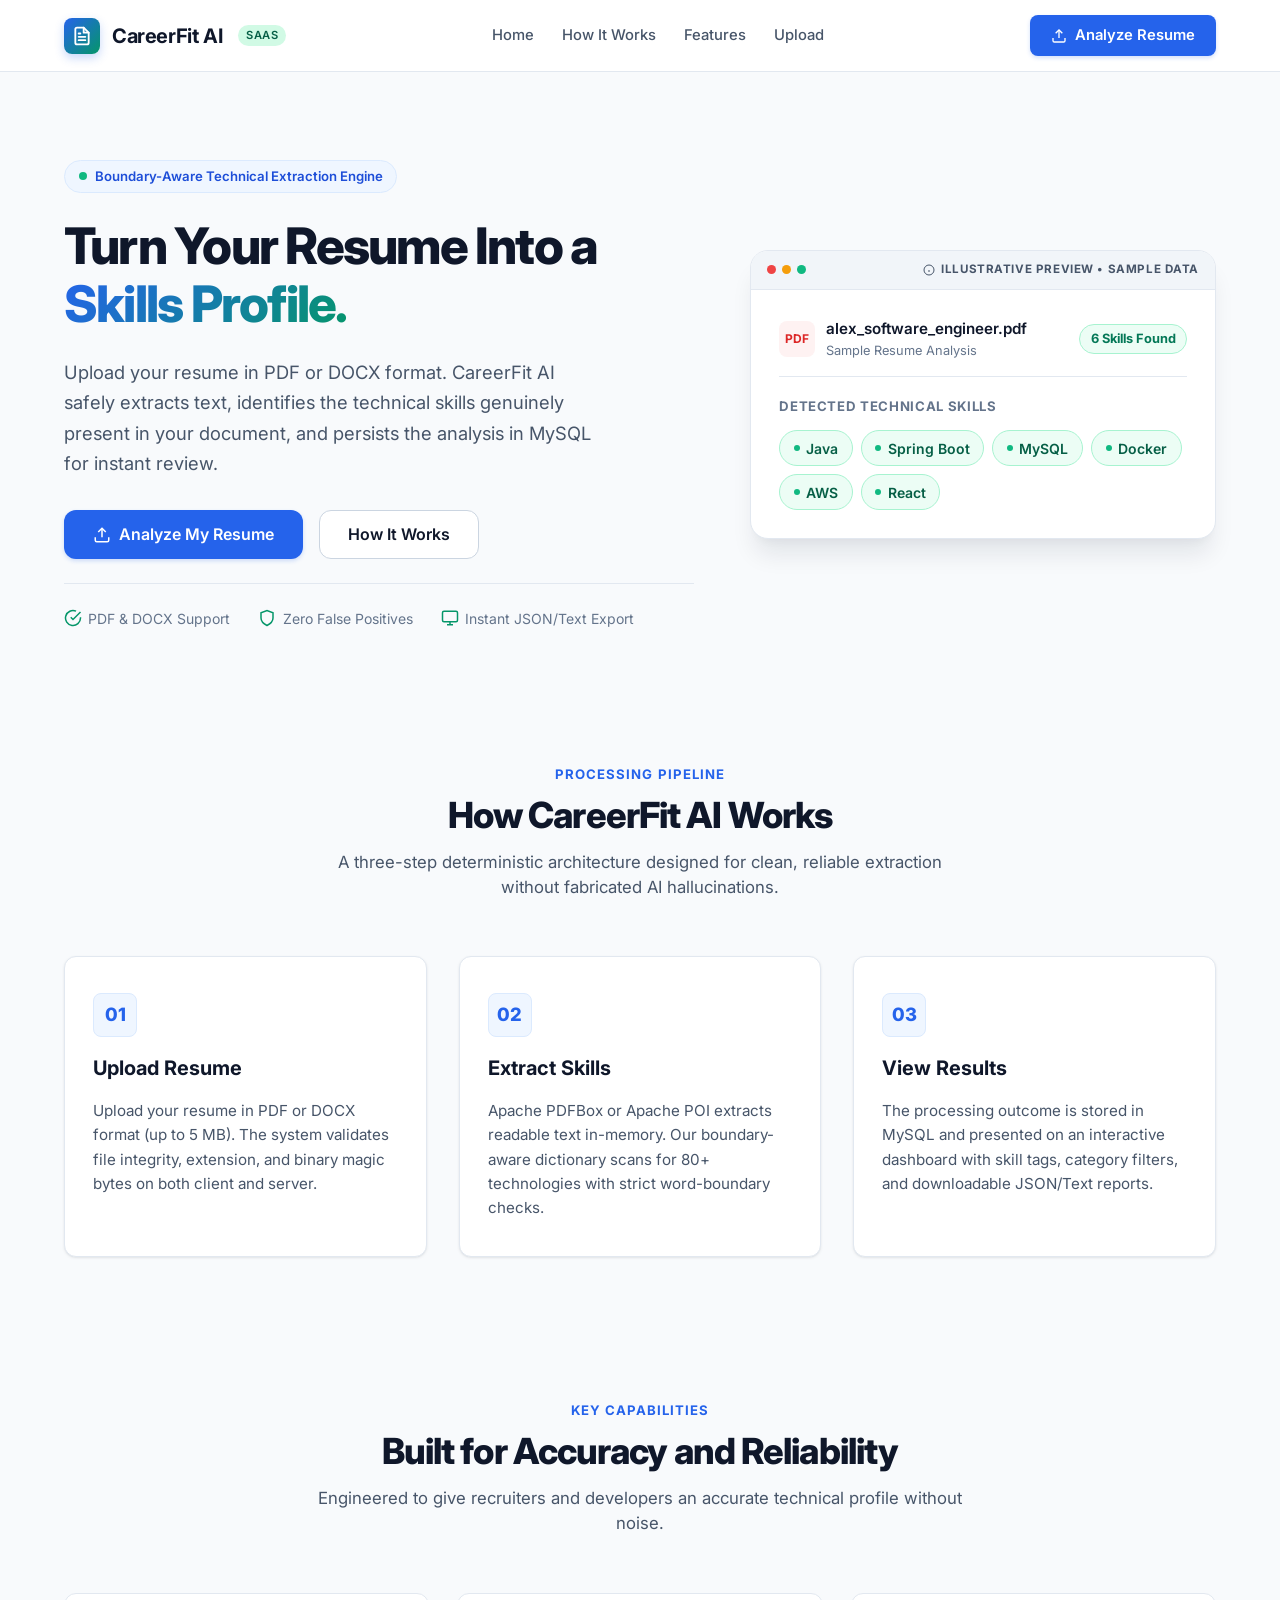
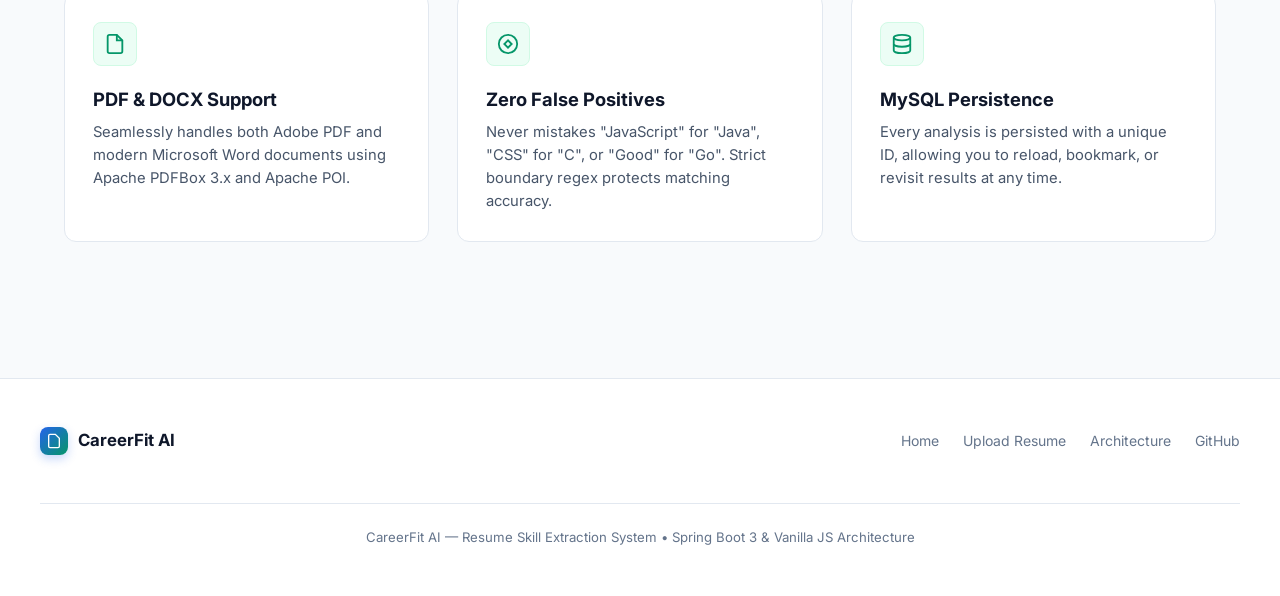
<file: index.html>
<!DOCTYPE html>
<html lang="en">
<head>
  <meta charset="UTF-8">
  <meta name="viewport" content="width=device-width, initial-scale=1.0">
  <title>CareerFit AI — Turn Your Resume Into a Skills Profile</title>
  <meta name="description" content="CareerFit AI accurately extracts and identifies technical skills from PDF and DOCX resumes using high-precision boundary matching.">

  <!-- Google Fonts: Inter -->
  <link rel="preconnect" href="https://fonts.googleapis.com">
  <link rel="preconnect" href="https://fonts.gstatic.com" crossorigin>
  <link href="https://fonts.googleapis.com/css2?family=Inter:wght@400;500;600;700;800&display=swap" rel="stylesheet">

  <link rel="stylesheet" href="css/styles.css">
</head>
<body>

  <!-- Top Navigation Header -->
  <header class="site-header">
    <div class="header-inner">
      <a href="index.html" class="brand-logo" id="brandLogoLink">
        <div class="brand-icon">
          <svg width="20" height="20" viewBox="0 0 24 24" fill="none" stroke="currentColor" stroke-width="2.2" stroke-linecap="round" stroke-linejoin="round">
            <path d="M14 2H6a2 2 0 0 0-2 2v16a2 2 0 0 0 2 2h12a2 2 0 0 0 2-2V8z"></path>
            <polyline points="14 2 14 8 20 8"></polyline>
            <line x1="16" y1="13" x2="8" y2="13"></line>
            <line x1="16" y1="17" x2="8" y2="17"></line>
            <polyline points="10 9 9 9 8 9"></polyline>
          </svg>
        </div>
        <span>CareerFit AI</span>
        <span class="brand-badge">SaaS</span>
      </a>

      <nav class="site-nav">
        <a href="index.html" class="nav-link">Home</a>
        <a href="#how-it-works" class="nav-link">How It Works</a>
        <a href="#features" class="nav-link">Features</a>
        <a href="upload.html" class="nav-link">Upload</a>
      </nav>

      <div class="nav-actions">
        <a href="upload.html" class="btn btn-primary" id="headerAnalyzeBtn">
          <svg width="16" height="16" viewBox="0 0 24 24" fill="none" stroke="currentColor" stroke-width="2">
            <path d="M21 15v4a2 2 0 0 1-2 2H5a2 2 0 0 1-2-2v-4"></path>
            <polyline points="17 8 12 3 7 8"></polyline>
            <line x1="12" y1="3" x2="12" y2="15"></line>
          </svg>
          Analyze Resume
        </a>
      </div>
    </div>
  </header>

  <main class="main-wrapper">
    <!-- Hero Section -->
    <section class="hero-section">
      <div class="hero-content">
        <div class="hero-pill">
          <span class="hero-pill-indicator"></span>
          <span>Boundary-Aware Technical Extraction Engine</span>
        </div>

        <h1 class="hero-title">
          Turn Your Resume Into a <span class="hero-title-accent">Skills Profile.</span>
        </h1>

        <p class="hero-subtitle">
          Upload your resume in PDF or DOCX format. CareerFit AI safely extracts text, identifies the technical skills genuinely present in your document, and persists the analysis in MySQL for instant review.
        </p>

        <div class="hero-cta-group">
          <a href="upload.html" class="btn btn-primary btn-lg" id="heroPrimaryCta">
            <svg width="18" height="18" viewBox="0 0 24 24" fill="none" stroke="currentColor" stroke-width="2">
              <path d="M21 15v4a2 2 0 0 1-2 2H5a2 2 0 0 1-2-2v-4"></path>
              <polyline points="17 8 12 3 7 8"></polyline>
              <line x1="12" y1="3" x2="12" y2="15"></line>
            </svg>
            Analyze My Resume
          </a>

          <a href="#how-it-works" class="btn btn-secondary btn-lg" id="heroSecondaryCta">
            How It Works
          </a>
        </div>

        <div class="hero-features-bar">
          <div class="hero-feature-item">
            <svg width="18" height="18" viewBox="0 0 24 24" fill="none" stroke="currentColor" stroke-width="2">
              <path d="M22 11.08V12a10 10 0 1 1-5.93-9.14"></path>
              <polyline points="22 4 12 14.01 9 11.01"></polyline>
            </svg>
            <span>PDF & DOCX Support</span>
          </div>
          <div class="hero-feature-item">
            <svg width="18" height="18" viewBox="0 0 24 24" fill="none" stroke="currentColor" stroke-width="2">
              <path d="M12 22s8-4 8-10V5l-8-3-8 3v7c0 6 8 10 8 10z"></path>
            </svg>
            <span>Zero False Positives</span>
          </div>
          <div class="hero-feature-item">
            <svg width="18" height="18" viewBox="0 0 24 24" fill="none" stroke="currentColor" stroke-width="2">
              <rect x="2" y="3" width="20" height="14" rx="2" ry="2"></rect>
              <line x1="8" y1="21" x2="16" y2="21"></line>
              <line x1="12" y1="17" x2="12" y2="21"></line>
            </svg>
            <span>Instant JSON/Text Export</span>
          </div>
        </div>
      </div>

      <!-- Hero Dashboard Preview (Clearly labeled illustrative sample data) -->
      <div class="hero-preview-wrapper">
        <div class="preview-card">
          <div class="preview-badge-ribbon">
            <div class="preview-window-dots">
              <span class="dot dot-red"></span>
              <span class="dot dot-yellow"></span>
              <span class="dot dot-green"></span>
            </div>
            <span class="preview-label">
              <svg width="12" height="12" viewBox="0 0 24 24" fill="none" stroke="currentColor" stroke-width="2">
                <circle cx="12" cy="12" r="10"></circle>
                <line x1="12" y1="16" x2="12" y2="12"></line>
                <line x1="12" y1="8" x2="12.01" y2="8"></line>
              </svg>
              ILLUSTRATIVE PREVIEW • SAMPLE DATA
            </span>
          </div>

          <div class="preview-body">
            <div class="preview-meta">
              <div class="preview-file-info">
                <div class="file-type-icon">PDF</div>
                <div>
                  <div class="preview-filename">alex_software_engineer.pdf</div>
                  <div class="preview-file-sub">Sample Resume Analysis</div>
                </div>
              </div>
              <span class="preview-count-pill">6 Skills Found</span>
            </div>

            <div class="preview-section-title">Detected Technical Skills</div>
            <div class="preview-skills-grid">
              <span class="skill-badge"><span class="skill-badge-dot"></span>Java</span>
              <span class="skill-badge"><span class="skill-badge-dot"></span>Spring Boot</span>
              <span class="skill-badge"><span class="skill-badge-dot"></span>MySQL</span>
              <span class="skill-badge"><span class="skill-badge-dot"></span>Docker</span>
              <span class="skill-badge"><span class="skill-badge-dot"></span>AWS</span>
              <span class="skill-badge"><span class="skill-badge-dot"></span>React</span>
            </div>
          </div>
        </div>
      </div>
    </section>

    <!-- How It Works Section -->
    <section class="section" id="how-it-works">
      <div class="section-header">
        <div class="section-tag">Processing Pipeline</div>
        <h2 class="section-title">How CareerFit AI Works</h2>
        <p class="section-desc">
          A three-step deterministic architecture designed for clean, reliable extraction without fabricated AI hallucinations.
        </p>
      </div>

      <div class="steps-grid">
        <div class="step-card">
          <div class="step-number">01</div>
          <h3 class="step-title">Upload Resume</h3>
          <p class="step-text">
            Upload your resume in PDF or DOCX format (up to 5 MB). The system validates file integrity, extension, and binary magic bytes on both client and server.
          </p>
        </div>

        <div class="step-card">
          <div class="step-number">02</div>
          <h3 class="step-title">Extract Skills</h3>
          <p class="step-text">
            Apache PDFBox or Apache POI extracts readable text in-memory. Our boundary-aware dictionary scans for 80+ technologies with strict word-boundary checks.
          </p>
        </div>

        <div class="step-card">
          <div class="step-number">03</div>
          <h3 class="step-title">View Results</h3>
          <p class="step-text">
            The processing outcome is stored in MySQL and presented on an interactive dashboard with skill tags, category filters, and downloadable JSON/Text reports.
          </p>
        </div>
      </div>
    </section>

    <!-- Features Section -->
    <section class="section" id="features">
      <div class="section-header">
        <div class="section-tag">Key Capabilities</div>
        <h2 class="section-title">Built for Accuracy and Reliability</h2>
        <p class="section-desc">
          Engineered to give recruiters and developers an accurate technical profile without noise.
        </p>
      </div>

      <div class="features-grid">
        <div class="feature-card">
          <div class="feature-icon-box">
            <svg width="22" height="22" viewBox="0 0 24 24" fill="none" stroke="currentColor" stroke-width="2">
              <path d="M14 2H6a2 2 0 0 0-2 2v16a2 2 0 0 0 2 2h12a2 2 0 0 0 2-2V8z"></path>
              <polyline points="14 2 14 8 20 8"></polyline>
            </svg>
          </div>
          <h3 class="feature-title">PDF & DOCX Support</h3>
          <p class="feature-desc">
            Seamlessly handles both Adobe PDF and modern Microsoft Word documents using Apache PDFBox 3.x and Apache POI.
          </p>
        </div>

        <div class="feature-card">
          <div class="feature-icon-box">
            <svg width="22" height="22" viewBox="0 0 24 24" fill="none" stroke="currentColor" stroke-width="2">
              <circle cx="12" cy="12" r="10"></circle>
              <polygon points="12 8 8 12 12 16 16 12 12 8"></polygon>
            </svg>
          </div>
          <h3 class="feature-title">Zero False Positives</h3>
          <p class="feature-desc">
            Never mistakes "JavaScript" for "Java", "CSS" for "C", or "Good" for "Go". Strict boundary regex protects matching accuracy.
          </p>
        </div>

        <div class="feature-card">
          <div class="feature-icon-box">
            <svg width="22" height="22" viewBox="0 0 24 24" fill="none" stroke="currentColor" stroke-width="2">
              <ellipse cx="12" cy="5" rx="9" ry="3"></ellipse>
              <path d="M21 12c0 1.66-4 3-9 3s-9-1.34-9-3"></path>
              <path d="M3 5v14c0 1.66 4 3 9 3s9-1.34 9-3V5"></path>
            </svg>
          </div>
          <h3 class="feature-title">MySQL Persistence</h3>
          <p class="feature-desc">
            Every analysis is persisted with a unique ID, allowing you to reload, bookmark, or revisit results at any time.
          </p>
        </div>
      </div>
    </section>
  </main>

  <!-- Site Footer -->
  <footer class="site-footer">
    <div class="footer-inner">
      <div class="footer-brand">
        <div class="brand-icon" style="width:28px; height:28px;">
          <svg width="16" height="16" viewBox="0 0 24 24" fill="none" stroke="currentColor" stroke-width="2">
            <path d="M14 2H6a2 2 0 0 0-2 2v16a2 2 0 0 0 2 2h12a2 2 0 0 0 2-2V8z"></path>
          </svg>
        </div>
        <span>CareerFit AI</span>
      </div>

      <div class="footer-links">
        <a href="index.html">Home</a>
        <a href="upload.html">Upload Resume</a>
        <a href="#how-it-works">Architecture</a>
        <a href="https://github.com" target="_blank" rel="noopener">GitHub</a>
      </div>

      <div class="footer-copy">
        CareerFit AI — Resume Skill Extraction System • Spring Boot 3 &amp; Vanilla JS Architecture
      </div>
    </div>
  </footer>

  <script src="js/config.js"></script>
</body>
</html>
</file>
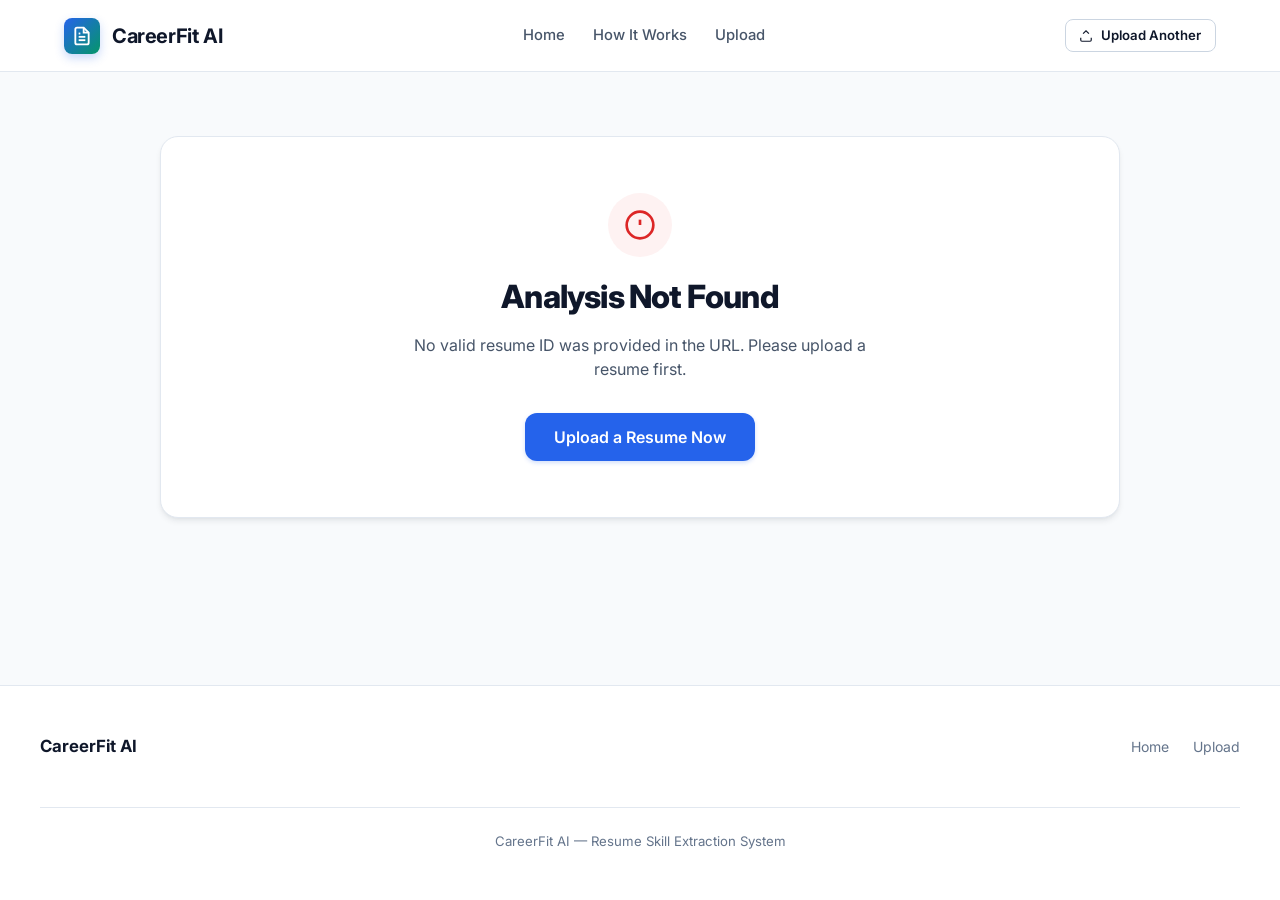
<file: results.html>
<!DOCTYPE html>
<html lang="en">
<head>
  <meta charset="UTF-8">
  <meta name="viewport" content="width=device-width, initial-scale=1.0">
  <title>Analysis Results — CareerFit AI</title>
  <meta name="description" content="Detailed technical skills extraction results and dashboard.">

  <!-- Google Fonts: Inter -->
  <link rel="preconnect" href="https://fonts.googleapis.com">
  <link rel="preconnect" href="https://fonts.gstatic.com" crossorigin>
  <link href="https://fonts.googleapis.com/css2?family=Inter:wght@400;500;600;700;800&display=swap" rel="stylesheet">

  <link rel="stylesheet" href="css/styles.css">
</head>
<body>

  <!-- Top Navigation Header -->
  <header class="site-header">
    <div class="header-inner">
      <a href="index.html" class="brand-logo" id="brandLogoLink">
        <div class="brand-icon">
          <svg width="20" height="20" viewBox="0 0 24 24" fill="none" stroke="currentColor" stroke-width="2.2">
            <path d="M14 2H6a2 2 0 0 0-2 2v16a2 2 0 0 0 2 2h12a2 2 0 0 0 2-2V8z"></path>
            <polyline points="14 2 14 8 20 8"></polyline>
            <line x1="16" y1="13" x2="8" y2="13"></line>
            <line x1="16" y1="17" x2="8" y2="17"></line>
            <polyline points="10 9 9 9 8 9"></polyline>
          </svg>
        </div>
        <span>CareerFit AI</span>
      </a>

      <nav class="site-nav">
        <a href="index.html" class="nav-link">Home</a>
        <a href="index.html#how-it-works" class="nav-link">How It Works</a>
        <a href="upload.html" class="nav-link">Upload</a>
      </nav>

      <div class="nav-actions">
        <a href="upload.html" class="btn btn-outline btn-sm">
          <svg width="14" height="14" viewBox="0 0 24 24" fill="none" stroke="currentColor" stroke-width="2">
            <path d="M21 15v4a2 2 0 0 1-2 2H5a2 2 0 0 1-2-2v-4"></path>
            <polyline points="17 8 12 3 7 8"></polyline>
          </svg>
          Upload Another
        </a>
      </div>
    </div>
  </header>

  <main class="main-wrapper">
    <div class="results-layout">

      <!-- Loading Skeleton Container -->
      <div class="skeleton-container" id="skeletonContainer">
        <div class="skeleton-shimmer skeleton-banner"></div>
        <div class="skeleton-stats">
          <div class="skeleton-shimmer skeleton-stat-item"></div>
          <div class="skeleton-shimmer skeleton-stat-item"></div>
          <div class="skeleton-shimmer skeleton-stat-item"></div>
          <div class="skeleton-shimmer skeleton-stat-item"></div>
        </div>
        <div class="skeleton-shimmer skeleton-card"></div>
      </div>

      <!-- Error State Card -->
      <div id="errorContainer" style="display:none;">
        <div class="card" style="text-align:center; padding:3.5rem 1.5rem;">
          <div class="empty-skills-icon" style="background-color:var(--danger-50); color:var(--danger-600); width:64px; height:64px;">
            <svg width="32" height="32" viewBox="0 0 24 24" fill="none" stroke="currentColor" stroke-width="2">
              <circle cx="12" cy="12" r="10"></circle>
              <line x1="12" y1="8" x2="12" y2="12"></line>
              <line x1="12" y1="16" x2="12.01" y2="16"></line>
            </svg>
          </div>
          <h2 class="page-title" style="margin-bottom:0.75rem;">Analysis Not Found</h2>
          <p class="page-desc" id="errorMessage" style="max-width:500px; margin:0 auto 2rem;">
            The requested resume analysis could not be located in the database.
          </p>
          <div>
            <a href="upload.html" class="btn btn-primary btn-lg">
              Upload a Resume Now
            </a>
          </div>
        </div>
      </div>

      <!-- Main Results Content -->
      <div id="resultsContent" style="display:none;">
        <!-- Success Banner -->
        <div class="success-banner">
          <div class="success-banner-left">
            <div class="success-icon-badge">
              <svg width="22" height="22" viewBox="0 0 24 24" fill="none" stroke="currentColor" stroke-width="2.5">
                <polyline points="20 6 9 17 4 12"></polyline>
              </svg>
            </div>
            <div>
              <div class="success-title">Resume analyzed successfully</div>
              <div class="success-subtitle">Technical skills detected and persisted in MySQL database</div>
            </div>
          </div>
          <div>
            <a href="upload.html" class="btn btn-sm btn-secondary">Analyze Another</a>
          </div>
        </div>

        <!-- Metadata & Stats Grid -->
        <div class="stats-grid">
          <div class="stat-card">
            <div class="stat-label">Document Name</div>
            <div class="stat-value" id="metaFilename" title="">Loading...</div>
          </div>
          <div class="stat-card">
            <div class="stat-label">Format</div>
            <div class="stat-value" id="metaFileType">PDF</div>
          </div>
          <div class="stat-card">
            <div class="stat-label">Processed At</div>
            <div class="stat-value" id="metaDate">--</div>
          </div>
          <div class="stat-card">
            <div class="stat-label">Identified Skills</div>
            <div class="stat-value highlight-green" id="metaSkillCount">0</div>
          </div>
        </div>

        <!-- Skills Card -->
        <div class="results-card">
          <div class="results-card-header">
            <div class="results-card-title-group">
              <h2 class="results-card-title">Extracted Skills</h2>
              <span class="results-count-chip" id="skillsCountChip">0 Detected</span>
            </div>
          </div>

          <!-- Filter & Search Toolbar -->
          <div class="filter-toolbar">
            <div class="search-input-box">
              <svg width="16" height="16" viewBox="0 0 24 24" fill="none" stroke="currentColor" stroke-width="2">
                <circle cx="11" cy="11" r="8"></circle>
                <line x1="21" y1="21" x2="16.65" y2="16.65"></line>
              </svg>
              <input type="text" class="search-input" id="skillSearchInput" placeholder="Filter detected skills..." aria-label="Filter skills">
            </div>

            <div class="category-pills" id="categoryPills">
              <!-- Dynamically populated by results.js -->
            </div>
          </div>

          <!-- Skills Badges Grid -->
          <div class="skills-grid" id="skillsGrid">
            <!-- Dynamically populated green badges -->
          </div>

          <!-- Empty Skills State -->
          <div class="empty-skills-box" id="emptySkillsBox">
            <div class="empty-skills-icon">
              <svg width="24" height="24" viewBox="0 0 24 24" fill="none" stroke="currentColor" stroke-width="2">
                <circle cx="12" cy="12" r="10"></circle>
                <line x1="8" y1="12" x2="16" y2="12"></line>
              </svg>
            </div>
            <div class="empty-skills-title">No Matching Technical Skills Detected</div>
            <p class="empty-skills-desc">
              We did not identify any predefined technical skills in the text of this resume. If this document was a scanned image PDF, please try exporting it as a selectable text PDF or Word document.
            </p>
          </div>
        </div>

        <!-- Results Action Toolbar (Exporting and Sharing) -->
        <div class="results-toolbar">
          <a href="upload.html" class="btn btn-secondary">
            <svg width="16" height="16" viewBox="0 0 24 24" fill="none" stroke="currentColor" stroke-width="2">
              <path d="M21 15v4a2 2 0 0 1-2 2H5a2 2 0 0 1-2-2v-4"></path>
              <polyline points="17 8 12 3 7 8"></polyline>
              <line x1="12" y1="3" x2="12" y2="15"></line>
            </svg>
            Upload Another Resume
          </a>

          <div class="results-action-group">
            <button type="button" class="btn btn-outline" id="btnCopySkills">
              <svg width="16" height="16" viewBox="0 0 24 24" fill="none" stroke="currentColor" stroke-width="2">
                <rect x="9" y="9" width="13" height="13" rx="2" ry="2"></rect>
                <path d="M5 15H4a2 2 0 0 1-2-2V4a2 2 0 0 1 2-2h9a2 2 0 0 1 2 2v1"></path>
              </svg>
              Copy Skills
            </button>

            <button type="button" class="btn btn-outline" id="btnDownloadText">
              <svg width="16" height="16" viewBox="0 0 24 24" fill="none" stroke="currentColor" stroke-width="2">
                <path d="M14 2H6a2 2 0 0 0-2 2v16a2 2 0 0 0 2 2h12a2 2 0 0 0 2-2V8z"></path>
                <polyline points="14 2 14 8 20 8"></polyline>
                <line x1="16" y1="13" x2="8" y2="13"></line>
                <line x1="16" y1="17" x2="8" y2="17"></line>
              </svg>
              Download Report (.txt)
            </button>

            <button type="button" class="btn btn-success" id="btnDownloadJson">
              <svg width="16" height="16" viewBox="0 0 24 24" fill="none" stroke="currentColor" stroke-width="2">
                <path d="M21 15v4a2 2 0 0 1-2 2H5a2 2 0 0 1-2-2v-4"></path>
                <polyline points="7 10 12 15 17 10"></polyline>
                <line x1="12" y1="15" x2="12" y2="3"></line>
              </svg>
              Download JSON
            </button>
          </div>
        </div>
      </div>

    </div>
  </main>

  <footer class="site-footer">
    <div class="footer-inner">
      <div class="footer-brand">CareerFit AI</div>
      <div class="footer-links">
        <a href="index.html">Home</a>
        <a href="upload.html">Upload</a>
      </div>
      <div class="footer-copy">
        CareerFit AI — Resume Skill Extraction System
      </div>
    </div>
  </footer>

  <script src="js/config.js"></script>
  <script src="js/api.js"></script>
  <script src="js/results.js"></script>
</body>
</html>
</file>
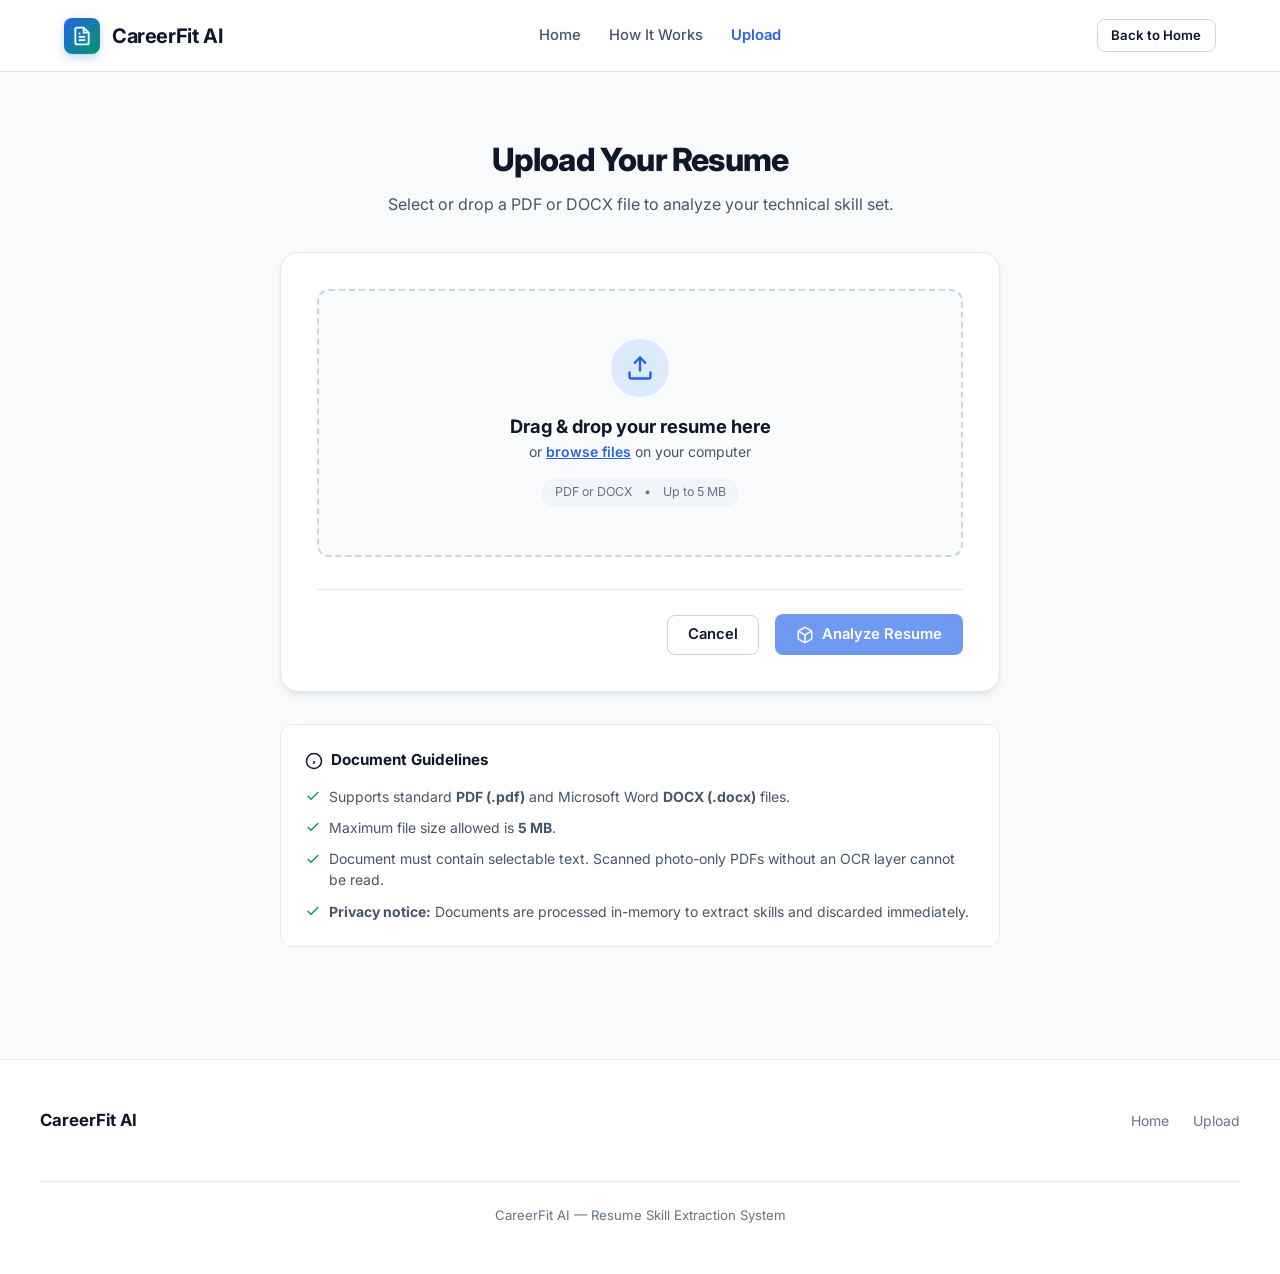
<file: upload.html>
<!DOCTYPE html>
<html lang="en">
<head>
  <meta charset="UTF-8">
  <meta name="viewport" content="width=device-width, initial-scale=1.0">
  <title>Upload Resume — CareerFit AI</title>
  <meta name="description" content="Upload your PDF or DOCX resume to extract technical skills automatically.">

  <!-- Google Fonts: Inter -->
  <link rel="preconnect" href="https://fonts.googleapis.com">
  <link rel="preconnect" href="https://fonts.gstatic.com" crossorigin>
  <link href="https://fonts.googleapis.com/css2?family=Inter:wght@400;500;600;700;800&display=swap" rel="stylesheet">

  <link rel="stylesheet" href="css/styles.css">
</head>
<body>

  <!-- Top Navigation Header -->
  <header class="site-header">
    <div class="header-inner">
      <a href="index.html" class="brand-logo" id="brandLogoLink">
        <div class="brand-icon">
          <svg width="20" height="20" viewBox="0 0 24 24" fill="none" stroke="currentColor" stroke-width="2.2">
            <path d="M14 2H6a2 2 0 0 0-2 2v16a2 2 0 0 0 2 2h12a2 2 0 0 0 2-2V8z"></path>
            <polyline points="14 2 14 8 20 8"></polyline>
            <line x1="16" y1="13" x2="8" y2="13"></line>
            <line x1="16" y1="17" x2="8" y2="17"></line>
            <polyline points="10 9 9 9 8 9"></polyline>
          </svg>
        </div>
        <span>CareerFit AI</span>
      </a>

      <nav class="site-nav">
        <a href="index.html" class="nav-link">Home</a>
        <a href="index.html#how-it-works" class="nav-link">How It Works</a>
        <a href="upload.html" class="nav-link" style="color:var(--primary-600);font-weight:600;">Upload</a>
      </nav>

      <div class="nav-actions">
        <a href="index.html" class="btn btn-outline btn-sm">
          Back to Home
        </a>
      </div>
    </div>
  </header>

  <main class="main-wrapper">
    <div class="upload-layout">
      <div class="page-header">
        <h1 class="page-title">Upload Your Resume</h1>
        <p class="page-desc">Select or drop a PDF or DOCX file to analyze your technical skill set.</p>
      </div>

      <div class="card">
        <!-- Hidden real file input -->
        <input type="file" id="fileInput" accept=".pdf,.docx,application/pdf,application/vnd.openxmlformats-officedocument.wordprocessingml.document" style="display:none;" aria-label="Resume file selector">

        <!-- Drag and drop zone -->
        <div class="dropzone" id="dropzone" tabindex="0" role="button" aria-label="Resume dropzone: click or drag file here">
          <div class="dropzone-icon">
            <svg width="28" height="28" viewBox="0 0 24 24" fill="none" stroke="currentColor" stroke-width="2">
              <path d="M21 15v4a2 2 0 0 1-2 2H5a2 2 0 0 1-2-2v-4"></path>
              <polyline points="17 8 12 3 7 8"></polyline>
              <line x1="12" y1="3" x2="12" y2="15"></line>
            </svg>
          </div>
          <div>
            <div class="dropzone-title">Drag &amp; drop your resume here</div>
            <div class="dropzone-subtitle">or <span class="dropzone-browse-text">browse files</span> on your computer</div>
          </div>
          <div class="file-specs">
            <span>PDF or DOCX</span>
            <span>•</span>
            <span>Up to 5 MB</span>
          </div>
        </div>

        <!-- Selected File Preview Container -->
        <div class="selected-file-box" id="selectedFileBox">
          <div class="file-info-group">
            <div class="file-icon-badge" id="fileIconBadge">PDF</div>
            <div class="file-details">
              <div class="selected-filename" id="selectedFilename">resume.pdf</div>
              <div class="selected-filesize" id="selectedFilesize">1.4 MB • PDF Document</div>
            </div>
          </div>
          <button type="button" class="btn-remove-file" id="btnRemoveFile" aria-label="Remove selected resume file">
            <svg width="16" height="16" viewBox="0 0 24 24" fill="none" stroke="currentColor" stroke-width="2">
              <line x1="18" y1="6" x2="6" y2="18"></line>
              <line x1="6" y1="6" x2="18" y2="18"></line>
            </svg>
            Remove
          </button>
        </div>

        <!-- Progress and Processing Status Indicator -->
        <div class="progress-container" id="progressContainer">
          <div class="progress-label-bar">
            <span id="progressStatusText">Extracting technical skills...</span>
            <span id="progressPercentText">Processing</span>
          </div>
          <div class="progress-track">
            <div class="progress-fill" id="progressFill"></div>
          </div>
        </div>

        <!-- Inline Error Alert Box -->
        <div class="alert-box alert-danger" id="alertBox">
          <div class="alert-icon">
            <svg width="18" height="18" viewBox="0 0 24 24" fill="none" stroke="currentColor" stroke-width="2">
              <circle cx="12" cy="12" r="10"></circle>
              <line x1="12" y1="8" x2="12" y2="12"></line>
              <line x1="12" y1="16" x2="12.01" y2="16"></line>
            </svg>
          </div>
          <div id="alertMessage">Please select a valid resume.</div>
        </div>

        <!-- Upload Form Actions -->
        <div class="upload-actions">
          <a href="index.html" class="btn btn-secondary" id="btnCancel">Cancel</a>
          <button type="button" class="btn btn-primary" id="btnAnalyze" disabled>
            <svg width="18" height="18" viewBox="0 0 24 24" fill="none" stroke="currentColor" stroke-width="2">
              <path d="M21 16V8a2 2 0 0 0-1-1.73l-7-4a2 2 0 0 0-2 0l-7 4A2 2 0 0 0 3 8v8a2 2 0 0 0 1 1.73l7 4a2 2 0 0 0 2 0l7-4A2 2 0 0 0 21 16z"></path>
              <polyline points="3.27 6.96 12 12.01 20.73 6.96"></polyline>
              <line x1="12" y1="22.08" x2="12" y2="12"></line>
            </svg>
            Analyze Resume
          </button>
        </div>
      </div>

      <!-- Guidelines Card -->
      <div class="guidelines-card">
        <h2 class="guidelines-title">
          <svg width="18" height="18" viewBox="0 0 24 24" fill="none" stroke="currentColor" stroke-width="2">
            <circle cx="12" cy="12" r="10"></circle>
            <path d="M12 16v-4"></path>
            <path d="M12 8h.01"></path>
          </svg>
          Document Guidelines
        </h2>
        <ul class="guidelines-list">
          <li>
            <svg width="16" height="16" viewBox="0 0 24 24" fill="none" stroke="currentColor" stroke-width="2">
              <polyline points="20 6 9 17 4 12"></polyline>
            </svg>
            <span>Supports standard <strong>PDF (.pdf)</strong> and Microsoft Word <strong>DOCX (.docx)</strong> files.</span>
          </li>
          <li>
            <svg width="16" height="16" viewBox="0 0 24 24" fill="none" stroke="currentColor" stroke-width="2">
              <polyline points="20 6 9 17 4 12"></polyline>
            </svg>
            <span>Maximum file size allowed is <strong>5 MB</strong>.</span>
          </li>
          <li>
            <svg width="16" height="16" viewBox="0 0 24 24" fill="none" stroke="currentColor" stroke-width="2">
              <polyline points="20 6 9 17 4 12"></polyline>
            </svg>
            <span>Document must contain selectable text. Scanned photo-only PDFs without an OCR layer cannot be read.</span>
          </li>
          <li>
            <svg width="16" height="16" viewBox="0 0 24 24" fill="none" stroke="currentColor" stroke-width="2">
              <polyline points="20 6 9 17 4 12"></polyline>
            </svg>
            <span><strong>Privacy notice:</strong> Documents are processed in-memory to extract skills and discarded immediately.</span>
          </li>
        </ul>
      </div>
    </div>
  </main>

  <footer class="site-footer">
    <div class="footer-inner">
      <div class="footer-brand">CareerFit AI</div>
      <div class="footer-links">
        <a href="index.html">Home</a>
        <a href="upload.html">Upload</a>
      </div>
      <div class="footer-copy">
        CareerFit AI — Resume Skill Extraction System
      </div>
    </div>
  </footer>

  <script src="js/config.js"></script>
  <script src="js/api.js"></script>
  <script src="js/upload.js"></script>
</body>
</html>
</file>
<file: css/styles.css>
/* ==========================================================================
   CareerFit AI — Core Design System & Styling
   ========================================================================== */

:root {
  /* Color Palette */
  --bg-main: #f8fafc;
  --bg-surface: #ffffff;
  --bg-surface-elevated: #ffffff;
  --bg-subtle: #f1f5f9;
  --bg-muted: #e2e8f0;

  /* Typography Colors */
  --text-main: #0f172a;
  --text-secondary: #475569;
  --text-muted: #64748b;
  --text-inverse: #ffffff;

  /* Primary Brand Colors */
  --primary-50: #eff6ff;
  --primary-100: #dbeafe;
  --primary-500: #3b82f6;
  --primary-600: #2563eb;
  --primary-700: #1d4ed8;
  --primary-900: #1e3a8a;

  /* Success & Skill Green Accent Colors */
  --emerald-50: #ecfdf5;
  --emerald-100: #d1fae5;
  --emerald-200: #a7f3d0;
  --emerald-500: #10b981;
  --emerald-600: #059669;
  --emerald-700: #047857;
  --emerald-800: #065f46;

  /* Alert & Feedback Colors */
  --danger-50: #fef2f2;
  --danger-100: #fee2e2;
  --danger-500: #ef4444;
  --danger-600: #dc2626;
  --danger-700: #b91c1c;

  /* Border & Stroke */
  --border-light: #e2e8f0;
  --border-medium: #cbd5e1;
  --border-focus: #3b82f6;

  /* Elevation & Shadows */
  --shadow-xs: 0 1px 2px 0 rgba(15, 23, 42, 0.05);
  --shadow-sm: 0 1px 3px 0 rgba(15, 23, 42, 0.08), 0 1px 2px -1px rgba(15, 23, 42, 0.08);
  --shadow-md: 0 4px 6px -1px rgba(15, 23, 42, 0.08), 0 2px 4px -2px rgba(15, 23, 42, 0.06);
  --shadow-lg: 0 10px 15px -3px rgba(15, 23, 42, 0.08), 0 4px 6px -4px rgba(15, 23, 42, 0.04);
  --shadow-xl: 0 20px 25px -5px rgba(15, 23, 42, 0.09), 0 8px 10px -6px rgba(15, 23, 42, 0.04);

  /* Border Radii */
  --radius-xs: 4px;
  --radius-sm: 8px;
  --radius-md: 12px;
  --radius-lg: 18px;
  --radius-xl: 24px;
  --radius-full: 9999px;

  /* Transition Speeds */
  --transition-fast: 0.15s ease;
  --transition-normal: 0.25s cubic-bezier(0.4, 0, 0.2, 1);
  --transition-smooth: 0.35s cubic-bezier(0.16, 1, 0.3, 1);

  /* Layout Containers */
  --container-max: 1200px;
  --header-height: 72px;
}

/* ==========================================================================
   Base Styles & Reset
   ========================================================================== */
*, *::before, *::after {
  box-sizing: border-box;
  margin: 0;
  padding: 0;
}

html {
  font-family: 'Inter', -apple-system, BlinkMacSystemFont, "Segoe UI", Roboto, Oxygen, Ubuntu, Cantarell, sans-serif;
  color: var(--text-main);
  background-color: var(--bg-main);
  line-height: 1.5;
  -webkit-font-smoothing: antialiased;
  -moz-osx-font-smoothing: grayscale;
  scroll-behavior: smooth;
}

body {
  min-height: 100vh;
  display: flex;
  flex-direction: column;
  background-color: var(--bg-main);
}

a {
  color: inherit;
  text-decoration: none;
}

button, input {
  font-family: inherit;
}

/* ==========================================================================
   Header & Navigation
   ========================================================================== */
.site-header {
  position: sticky;
  top: 0;
  z-index: 100;
  background-color: rgba(255, 255, 255, 0.92);
  backdrop-filter: blur(12px);
  -webkit-backdrop-filter: blur(12px);
  border-bottom: 1px solid var(--border-light);
  height: var(--header-height);
  display: flex;
  align-items: center;
}

.header-inner {
  width: 100%;
  max-width: var(--container-max);
  margin: 0 auto;
  padding: 0 1.5rem;
  display: flex;
  align-items: center;
  justify-content: space-between;
}

.brand-logo {
  display: flex;
  align-items: center;
  gap: 0.75rem;
  font-weight: 700;
  font-size: 1.25rem;
  color: var(--text-main);
  letter-spacing: -0.02em;
}

.brand-icon {
  width: 36px;
  height: 36px;
  background: linear-gradient(135deg, var(--primary-600), var(--emerald-600));
  border-radius: var(--radius-sm);
  display: flex;
  align-items: center;
  justify-content: center;
  color: #ffffff;
  box-shadow: 0 4px 10px rgba(37, 99, 235, 0.25);
}

.brand-badge {
  font-size: 0.7rem;
  font-weight: 600;
  background-color: var(--emerald-100);
  color: var(--emerald-800);
  padding: 0.15rem 0.5rem;
  border-radius: var(--radius-full);
  margin-left: 0.25rem;
  text-transform: uppercase;
  letter-spacing: 0.05em;
}

.site-nav {
  display: flex;
  align-items: center;
  gap: 1.75rem;
}

.nav-link {
  font-size: 0.925rem;
  font-weight: 500;
  color: var(--text-secondary);
  transition: color var(--transition-fast);
}

.nav-link:hover {
  color: var(--primary-600);
}

.nav-actions {
  display: flex;
  align-items: center;
  gap: 0.75rem;
}

/* ==========================================================================
   Buttons & Interactive Elements
   ========================================================================== */
.btn {
  display: inline-flex;
  align-items: center;
  justify-content: center;
  gap: 0.5rem;
  padding: 0.65rem 1.25rem;
  font-size: 0.925rem;
  font-weight: 600;
  border-radius: var(--radius-sm);
  border: 1px solid transparent;
  cursor: pointer;
  transition: all var(--transition-normal);
  text-align: center;
  line-height: 1.2;
}

.btn-primary {
  background-color: var(--primary-600);
  color: #ffffff;
  box-shadow: 0 2px 4px rgba(37, 99, 235, 0.2);
}

.btn-primary:hover {
  background-color: var(--primary-700);
  box-shadow: 0 4px 10px rgba(37, 99, 235, 0.3);
  transform: translateY(-1px);
}

.btn-primary:active {
  transform: translateY(0);
}

.btn-success {
  background-color: var(--emerald-600);
  color: #ffffff;
  box-shadow: 0 2px 4px rgba(5, 150, 105, 0.2);
}

.btn-success:hover {
  background-color: var(--emerald-700);
  box-shadow: 0 4px 10px rgba(5, 150, 105, 0.3);
  transform: translateY(-1px);
}

.btn-secondary {
  background-color: var(--bg-surface);
  color: var(--text-main);
  border-color: var(--border-medium);
}

.btn-secondary:hover {
  background-color: var(--bg-subtle);
  border-color: var(--text-muted);
}

.btn-outline {
  background-color: transparent;
  color: var(--text-main);
  border-color: var(--border-medium);
}

.btn-outline:hover {
  background-color: var(--bg-subtle);
}

.btn-lg {
  padding: 0.85rem 1.75rem;
  font-size: 1rem;
  border-radius: var(--radius-md);
}

.btn-sm {
  padding: 0.45rem 0.85rem;
  font-size: 0.825rem;
  border-radius: var(--radius-sm);
}

.btn:disabled {
  opacity: 0.65;
  cursor: not-allowed;
  transform: none !important;
  box-shadow: none !important;
}

/* ==========================================================================
   Main Content Layout
   ========================================================================== */
.main-wrapper {
  flex: 1;
  width: 100%;
  max-width: var(--container-max);
  margin: 0 auto;
  padding: 2.5rem 1.5rem 4rem;
}

/* ==========================================================================
   Hero Section (Landing Page)
   ========================================================================== */
.hero-section {
  padding: 3rem 0 4rem;
  display: grid;
  grid-template-columns: 1.15fr 0.85fr;
  gap: 3.5rem;
  align-items: center;
}

.hero-content {
  display: flex;
  flex-direction: column;
  gap: 1.5rem;
}

.hero-pill {
  display: inline-flex;
  align-items: center;
  gap: 0.5rem;
  width: fit-content;
  padding: 0.35rem 0.85rem;
  background-color: var(--primary-50);
  border: 1px solid var(--primary-100);
  color: var(--primary-700);
  border-radius: var(--radius-full);
  font-size: 0.825rem;
  font-weight: 600;
}

.hero-pill-indicator {
  width: 8px;
  height: 8px;
  background-color: var(--emerald-500);
  border-radius: 50%;
  animation: pulse-dot 2s infinite ease-in-out;
}

@keyframes pulse-dot {
  0%, 100% { opacity: 1; transform: scale(1); }
  50% { opacity: 0.4; transform: scale(0.85); }
}

.hero-title {
  font-size: 3.15rem;
  font-weight: 800;
  line-height: 1.15;
  letter-spacing: -0.035em;
  color: var(--text-main);
}

.hero-title-accent {
  background: linear-gradient(135deg, var(--primary-600) 0%, var(--emerald-600) 100%);
  -webkit-background-clip: text;
  -webkit-text-fill-color: transparent;
}

.hero-subtitle {
  font-size: 1.15rem;
  color: var(--text-secondary);
  line-height: 1.65;
  max-width: 540px;
}

.hero-cta-group {
  display: flex;
  align-items: center;
  gap: 1rem;
  margin-top: 0.5rem;
  flex-wrap: wrap;
}

.hero-features-bar {
  display: flex;
  align-items: center;
  gap: 1.75rem;
  padding-top: 1.5rem;
  border-top: 1px solid var(--border-light);
  font-size: 0.875rem;
  color: var(--text-muted);
}

.hero-feature-item {
  display: flex;
  align-items: center;
  gap: 0.4rem;
}

.hero-feature-item svg {
  color: var(--emerald-600);
  flex-shrink: 0;
}

/* ==========================================================================
   Hero Preview Card (Illustrative Preview Only)
   ========================================================================== */
.hero-preview-wrapper {
  position: relative;
}

.preview-card {
  background-color: var(--bg-surface);
  border-radius: var(--radius-lg);
  border: 1px solid var(--border-light);
  box-shadow: var(--shadow-xl);
  overflow: hidden;
  position: relative;
}

.preview-badge-ribbon {
  background-color: #f1f5f9;
  border-bottom: 1px solid var(--border-light);
  padding: 0.65rem 1rem;
  display: flex;
  align-items: center;
  justify-content: space-between;
}

.preview-label {
  font-size: 0.725rem;
  font-weight: 700;
  letter-spacing: 0.05em;
  color: #475569;
  display: flex;
  align-items: center;
  gap: 0.4rem;
}

.preview-window-dots {
  display: flex;
  gap: 6px;
}

.dot {
  width: 9px;
  height: 9px;
  border-radius: 50%;
}
.dot-red { background-color: #ef4444; }
.dot-yellow { background-color: #f59e0b; }
.dot-green { background-color: #10b981; }

.preview-body {
  padding: 1.75rem;
}

.preview-meta {
  display: flex;
  align-items: center;
  justify-content: space-between;
  margin-bottom: 1.25rem;
  padding-bottom: 1rem;
  border-bottom: 1px solid var(--border-light);
}

.preview-file-info {
  display: flex;
  align-items: center;
  gap: 0.65rem;
}

.file-type-icon {
  width: 36px;
  height: 36px;
  background-color: var(--danger-50);
  border-radius: var(--radius-sm);
  display: flex;
  align-items: center;
  justify-content: center;
  color: var(--danger-600);
  font-weight: 700;
  font-size: 0.75rem;
}

.preview-filename {
  font-weight: 600;
  font-size: 0.95rem;
  color: var(--text-main);
}

.preview-file-sub {
  font-size: 0.8rem;
  color: var(--text-muted);
}

.preview-count-pill {
  background-color: var(--emerald-50);
  color: var(--emerald-700);
  border: 1px solid var(--emerald-200);
  font-size: 0.8rem;
  font-weight: 700;
  padding: 0.25rem 0.65rem;
  border-radius: var(--radius-full);
}

.preview-section-title {
  font-size: 0.825rem;
  font-weight: 700;
  text-transform: uppercase;
  letter-spacing: 0.05em;
  color: var(--text-muted);
  margin-bottom: 0.85rem;
}

.preview-skills-grid {
  display: flex;
  flex-wrap: wrap;
  gap: 0.5rem;
}

/* ==========================================================================
   Skill Badges (Consistent Green Badge Accent)
   ========================================================================== */
.skill-badge {
  display: inline-flex;
  align-items: center;
  gap: 0.4rem;
  background-color: var(--emerald-50);
  color: var(--emerald-800);
  border: 1px solid var(--emerald-200);
  padding: 0.4rem 0.85rem;
  border-radius: var(--radius-full);
  font-size: 0.875rem;
  font-weight: 600;
  transition: all var(--transition-fast);
}

.skill-badge:hover {
  background-color: var(--emerald-100);
  border-color: var(--emerald-500);
  transform: translateY(-1px);
}

.skill-badge-dot {
  width: 6px;
  height: 6px;
  border-radius: 50%;
  background-color: var(--emerald-500);
}

/* ==========================================================================
   Three-Step Workflow Section
   ========================================================================== */
.section {
  padding: 4.5rem 0;
}

.section-header {
  text-align: center;
  max-width: 650px;
  margin: 0 auto 3.5rem;
}

.section-tag {
  font-size: 0.825rem;
  font-weight: 700;
  text-transform: uppercase;
  letter-spacing: 0.08em;
  color: var(--primary-600);
  margin-bottom: 0.5rem;
}

.section-title {
  font-size: 2.25rem;
  font-weight: 800;
  color: var(--text-main);
  letter-spacing: -0.025em;
  line-height: 1.25;
}

.section-desc {
  font-size: 1.05rem;
  color: var(--text-secondary);
  margin-top: 0.75rem;
}

.steps-grid {
  display: grid;
  grid-template-columns: repeat(3, 1fr);
  gap: 2rem;
  position: relative;
}

.step-card {
  background-color: var(--bg-surface);
  border: 1px solid var(--border-light);
  border-radius: var(--radius-md);
  padding: 2.25rem 1.75rem;
  box-shadow: var(--shadow-sm);
  transition: all var(--transition-normal);
  display: flex;
  flex-direction: column;
  gap: 1rem;
  position: relative;
}

.step-card:hover {
  border-color: var(--primary-500);
  box-shadow: var(--shadow-lg);
  transform: translateY(-3px);
}

.step-number {
  width: 44px;
  height: 44px;
  background-color: var(--primary-50);
  color: var(--primary-600);
  border: 1px solid var(--primary-100);
  border-radius: var(--radius-sm);
  display: flex;
  align-items: center;
  justify-content: center;
  font-weight: 800;
  font-size: 1.15rem;
}

.step-title {
  font-size: 1.25rem;
  font-weight: 700;
  color: var(--text-main);
}

.step-text {
  font-size: 0.95rem;
  color: var(--text-secondary);
  line-height: 1.6;
}

/* ==========================================================================
   Features Grid
   ========================================================================== */
.features-grid {
  display: grid;
  grid-template-columns: repeat(3, 1fr);
  gap: 1.75rem;
}

.feature-card {
  background-color: var(--bg-surface);
  border: 1px solid var(--border-light);
  border-radius: var(--radius-md);
  padding: 1.75rem;
  transition: all var(--transition-normal);
}

.feature-card:hover {
  box-shadow: var(--shadow-md);
  border-color: var(--border-medium);
}

.feature-icon-box {
  width: 44px;
  height: 44px;
  border-radius: var(--radius-sm);
  background-color: var(--emerald-50);
  color: var(--emerald-600);
  border: 1px solid var(--emerald-100);
  display: flex;
  align-items: center;
  justify-content: center;
  margin-bottom: 1.25rem;
}

.feature-title {
  font-size: 1.15rem;
  font-weight: 700;
  margin-bottom: 0.5rem;
  color: var(--text-main);
}

.feature-desc {
  font-size: 0.925rem;
  color: var(--text-secondary);
  line-height: 1.55;
}

/* ==========================================================================
   Upload Page Form & Drag-and-Drop Area
   ========================================================================== */
.upload-layout {
  max-width: 720px;
  margin: 1.5rem auto 3rem;
}

.page-header {
  text-align: center;
  margin-bottom: 2.25rem;
}

.page-title {
  font-size: 2rem;
  font-weight: 800;
  letter-spacing: -0.025em;
  color: var(--text-main);
}

.page-desc {
  font-size: 1rem;
  color: var(--text-secondary);
  margin-top: 0.5rem;
}

.card {
  background-color: var(--bg-surface);
  border: 1px solid var(--border-light);
  border-radius: var(--radius-lg);
  box-shadow: var(--shadow-md);
  padding: 2.25rem;
}

.dropzone {
  border: 2px dashed var(--border-medium);
  border-radius: var(--radius-md);
  background-color: #fafbfd;
  padding: 3rem 2rem;
  text-align: center;
  cursor: pointer;
  transition: all var(--transition-normal);
  display: flex;
  flex-direction: column;
  align-items: center;
  justify-content: center;
  gap: 1rem;
}

.dropzone:hover, .dropzone.dragover {
  border-color: var(--primary-600);
  background-color: var(--primary-50);
}

.dropzone-icon {
  width: 58px;
  height: 58px;
  border-radius: 50%;
  background-color: var(--primary-100);
  color: var(--primary-600);
  display: flex;
  align-items: center;
  justify-content: center;
  transition: transform var(--transition-normal);
}

.dropzone:hover .dropzone-icon {
  transform: scale(1.08);
}

.dropzone-title {
  font-size: 1.15rem;
  font-weight: 700;
  color: var(--text-main);
}

.dropzone-subtitle {
  font-size: 0.875rem;
  color: var(--text-secondary);
}

.dropzone-browse-text {
  color: var(--primary-600);
  text-decoration: underline;
  font-weight: 600;
}

.file-specs {
  display: inline-flex;
  align-items: center;
  gap: 0.75rem;
  font-size: 0.775rem;
  color: var(--text-muted);
  background-color: var(--bg-subtle);
  padding: 0.35rem 0.85rem;
  border-radius: var(--radius-full);
}

/* File Selected Preview Box */
.selected-file-box {
  display: none;
  background-color: var(--bg-subtle);
  border: 1px solid var(--border-medium);
  border-radius: var(--radius-md);
  padding: 1.25rem;
  margin-top: 1.5rem;
  align-items: center;
  justify-content: space-between;
  gap: 1rem;
}

.selected-file-box.visible {
  display: flex;
}

.file-info-group {
  display: flex;
  align-items: center;
  gap: 1rem;
  overflow: hidden;
}

.file-icon-badge {
  width: 42px;
  height: 42px;
  border-radius: var(--radius-sm);
  background-color: var(--primary-600);
  color: #ffffff;
  display: flex;
  align-items: center;
  justify-content: center;
  font-weight: 800;
  font-size: 0.75rem;
  flex-shrink: 0;
}

.file-icon-badge.docx {
  background-color: #0284c7;
}

.file-details {
  overflow: hidden;
}

.selected-filename {
  font-weight: 600;
  font-size: 0.95rem;
  color: var(--text-main);
  white-space: nowrap;
  overflow: hidden;
  text-overflow: ellipsis;
  max-width: 380px;
}

.selected-filesize {
  font-size: 0.8rem;
  color: var(--text-muted);
}

.btn-remove-file {
  background: transparent;
  border: none;
  color: var(--danger-600);
  cursor: pointer;
  padding: 0.4rem;
  border-radius: var(--radius-sm);
  transition: background-color var(--transition-fast);
  display: flex;
  align-items: center;
  gap: 0.25rem;
  font-size: 0.85rem;
  font-weight: 600;
}

.btn-remove-file:hover {
  background-color: var(--danger-50);
}

/* Progress / Loading Bar */
.progress-container {
  display: none;
  margin-top: 1.5rem;
}

.progress-container.visible {
  display: block;
}

.progress-label-bar {
  display: flex;
  justify-content: space-between;
  font-size: 0.85rem;
  font-weight: 600;
  margin-bottom: 0.5rem;
  color: var(--text-secondary);
}

.progress-track {
  width: 100%;
  height: 8px;
  background-color: var(--bg-muted);
  border-radius: var(--radius-full);
  overflow: hidden;
  position: relative;
}

.progress-fill {
  height: 100%;
  width: 0%;
  background: linear-gradient(90deg, var(--primary-600), var(--emerald-500));
  border-radius: var(--radius-full);
  transition: width 0.3s ease;
  position: relative;
}

.progress-indeterminate .progress-fill {
  width: 40% !important;
  animation: indeterminate 1.5s infinite linear;
}

@keyframes indeterminate {
  0% { transform: translateX(-100%); }
  100% { transform: translateX(350%); }
}

/* Alert Boxes */
.alert-box {
  display: none;
  border-radius: var(--radius-md);
  padding: 1rem 1.25rem;
  margin-top: 1.5rem;
  font-size: 0.9rem;
  line-height: 1.5;
  align-items: flex-start;
  gap: 0.75rem;
}

.alert-box.visible {
  display: flex;
}

.alert-danger {
  background-color: var(--danger-50);
  border: 1px solid var(--danger-100);
  color: var(--danger-700);
}

.alert-icon {
  flex-shrink: 0;
  margin-top: 0.15rem;
}

/* Upload Actions */
.upload-actions {
  display: flex;
  align-items: center;
  justify-content: flex-end;
  gap: 1rem;
  margin-top: 2rem;
  padding-top: 1.5rem;
  border-top: 1px solid var(--border-light);
}

/* Upload Guidelines Card */
.guidelines-card {
  margin-top: 2rem;
  background-color: var(--bg-surface);
  border: 1px solid var(--border-light);
  border-radius: var(--radius-md);
  padding: 1.5rem;
}

.guidelines-title {
  font-size: 0.95rem;
  font-weight: 700;
  color: var(--text-main);
  margin-bottom: 0.85rem;
  display: flex;
  align-items: center;
  gap: 0.5rem;
}

.guidelines-list {
  list-style: none;
  display: flex;
  flex-direction: column;
  gap: 0.65rem;
  font-size: 0.875rem;
  color: var(--text-secondary);
}

.guidelines-list li {
  display: flex;
  align-items: flex-start;
  gap: 0.5rem;
}

.guidelines-list li svg {
  color: var(--emerald-600);
  flex-shrink: 0;
  margin-top: 0.15rem;
}

/* ==========================================================================
   Results Dashboard Page
   ========================================================================== */
.results-layout {
  max-width: 960px;
  margin: 1.5rem auto 3rem;
}

.success-banner {
  background: linear-gradient(135deg, var(--emerald-50) 0%, #f0fdf4 100%);
  border: 1px solid var(--emerald-200);
  border-radius: var(--radius-md);
  padding: 1.25rem 1.75rem;
  margin-bottom: 2rem;
  display: flex;
  align-items: center;
  justify-content: space-between;
  box-shadow: var(--shadow-sm);
}

.success-banner-left {
  display: flex;
  align-items: center;
  gap: 1rem;
}

.success-icon-badge {
  width: 44px;
  height: 44px;
  background-color: var(--emerald-500);
  border-radius: 50%;
  color: #ffffff;
  display: flex;
  align-items: center;
  justify-content: center;
  flex-shrink: 0;
  box-shadow: 0 4px 10px rgba(16, 185, 129, 0.3);
}

.success-title {
  font-size: 1.15rem;
  font-weight: 700;
  color: var(--emerald-800);
}

.success-subtitle {
  font-size: 0.875rem;
  color: var(--emerald-700);
}

/* Results Stats Grid */
.stats-grid {
  display: grid;
  grid-template-columns: repeat(4, 1fr);
  gap: 1.25rem;
  margin-bottom: 2rem;
}

.stat-card {
  background-color: var(--bg-surface);
  border: 1px solid var(--border-light);
  border-radius: var(--radius-md);
  padding: 1.25rem;
  box-shadow: var(--shadow-sm);
}

.stat-label {
  font-size: 0.775rem;
  font-weight: 700;
  text-transform: uppercase;
  letter-spacing: 0.05em;
  color: var(--text-muted);
  margin-bottom: 0.4rem;
}

.stat-value {
  font-size: 1.35rem;
  font-weight: 800;
  color: var(--text-main);
  white-space: nowrap;
  overflow: hidden;
  text-overflow: ellipsis;
}

.stat-value.highlight-green {
  color: var(--emerald-600);
}

/* Extracted Skills Card */
.results-card {
  background-color: var(--bg-surface);
  border: 1px solid var(--border-light);
  border-radius: var(--radius-lg);
  box-shadow: var(--shadow-md);
  padding: 2rem;
  margin-bottom: 2rem;
}

.results-card-header {
  display: flex;
  align-items: center;
  justify-content: space-between;
  margin-bottom: 1.5rem;
  flex-wrap: wrap;
  gap: 1rem;
}

.results-card-title-group {
  display: flex;
  align-items: baseline;
  gap: 0.75rem;
}

.results-card-title {
  font-size: 1.35rem;
  font-weight: 800;
  color: var(--text-main);
}

.results-count-chip {
  font-size: 0.85rem;
  font-weight: 700;
  background-color: var(--emerald-100);
  color: var(--emerald-800);
  padding: 0.2rem 0.65rem;
  border-radius: var(--radius-full);
}

/* Filter and Search Controls */
.filter-toolbar {
  display: flex;
  align-items: center;
  justify-content: space-between;
  gap: 1rem;
  margin-bottom: 1.5rem;
  flex-wrap: wrap;
}

.search-input-box {
  position: relative;
  min-width: 240px;
  flex: 1;
}

.search-input-box svg {
  position: absolute;
  left: 0.85rem;
  top: 50%;
  transform: translateY(-50%);
  color: var(--text-muted);
}

.search-input {
  width: 100%;
  padding: 0.6rem 0.85rem 0.6rem 2.4rem;
  font-size: 0.875rem;
  border: 1px solid var(--border-medium);
  border-radius: var(--radius-sm);
  background-color: var(--bg-surface);
  transition: border-color var(--transition-fast);
}

.search-input:focus {
  outline: none;
  border-color: var(--primary-600);
  box-shadow: 0 0 0 3px rgba(37, 99, 235, 0.15);
}

.category-pills {
  display: flex;
  align-items: center;
  gap: 0.4rem;
  flex-wrap: wrap;
}

.pill-btn {
  background-color: var(--bg-subtle);
  border: 1px solid var(--border-light);
  color: var(--text-secondary);
  font-size: 0.8rem;
  font-weight: 600;
  padding: 0.35rem 0.75rem;
  border-radius: var(--radius-full);
  cursor: pointer;
  transition: all var(--transition-fast);
}

.pill-btn:hover {
  background-color: var(--border-light);
  color: var(--text-main);
}

.pill-btn.active {
  background-color: var(--text-main);
  border-color: var(--text-main);
  color: #ffffff;
}

/* Skills Badges Grid */
.skills-grid {
  display: flex;
  flex-wrap: wrap;
  gap: 0.65rem;
  min-height: 120px;
}

.skill-tag {
  display: inline-flex;
  align-items: center;
  gap: 0.5rem;
  background-color: var(--emerald-50);
  color: var(--emerald-800);
  border: 1px solid var(--emerald-200);
  padding: 0.5rem 1rem;
  border-radius: var(--radius-full);
  font-size: 0.925rem;
  font-weight: 600;
  box-shadow: var(--shadow-xs);
  transition: all var(--transition-normal);
}

.skill-tag:hover {
  background-color: var(--emerald-100);
  border-color: var(--emerald-500);
  box-shadow: var(--shadow-sm);
  transform: translateY(-2px);
}

.skill-tag-dot {
  width: 7px;
  height: 7px;
  border-radius: 50%;
  background-color: var(--emerald-500);
}

/* Empty Skills State */
.empty-skills-box {
  display: none;
  text-align: center;
  padding: 3rem 1.5rem;
  background-color: var(--bg-subtle);
  border-radius: var(--radius-md);
  border: 1px dashed var(--border-medium);
}

.empty-skills-box.visible {
  display: block;
}

.empty-skills-icon {
  width: 52px;
  height: 52px;
  border-radius: 50%;
  background-color: var(--border-medium);
  color: var(--text-muted);
  display: flex;
  align-items: center;
  justify-content: center;
  margin: 0 auto 1rem;
}

.empty-skills-title {
  font-size: 1.1rem;
  font-weight: 700;
  color: var(--text-main);
  margin-bottom: 0.4rem;
}

.empty-skills-desc {
  font-size: 0.9rem;
  color: var(--text-secondary);
  max-width: 480px;
  margin: 0 auto;
}

/* Action Toolbar */
.results-toolbar {
  display: flex;
  align-items: center;
  justify-content: space-between;
  gap: 1rem;
  flex-wrap: wrap;
}

.results-action-group {
  display: flex;
  align-items: center;
  gap: 0.75rem;
  flex-wrap: wrap;
}

/* Loading Skeleton */
.skeleton-container {
  display: none;
}

.skeleton-container.visible {
  display: block;
}

.skeleton-shimmer {
  background: linear-gradient(90deg, #f1f5f9 25%, #e2e8f0 50%, #f1f5f9 75%);
  background-size: 200% 100%;
  animation: shimmer 1.5s infinite;
  border-radius: var(--radius-sm);
}

@keyframes shimmer {
  0% { background-position: 200% 0; }
  100% { background-position: -200% 0; }
}

.skeleton-banner {
  height: 80px;
  margin-bottom: 2rem;
  border-radius: var(--radius-md);
}

.skeleton-stats {
  display: grid;
  grid-template-columns: repeat(4, 1fr);
  gap: 1.25rem;
  margin-bottom: 2rem;
}

.skeleton-stat-item {
  height: 84px;
  border-radius: var(--radius-md);
}

.skeleton-card {
  height: 260px;
  border-radius: var(--radius-lg);
  margin-bottom: 2rem;
}

/* ==========================================================================
   Footer
   ========================================================================== */
.site-footer {
  margin-top: auto;
  background-color: var(--bg-surface);
  border-top: 1px solid var(--border-light);
  padding: 3rem 1.5rem;
}

.footer-inner {
  max-width: var(--container-max);
  margin: 0 auto;
  display: flex;
  align-items: center;
  justify-content: space-between;
  flex-wrap: wrap;
  gap: 1.5rem;
}

.footer-brand {
  display: flex;
  align-items: center;
  gap: 0.65rem;
  font-weight: 700;
  font-size: 1.05rem;
}

.footer-links {
  display: flex;
  align-items: center;
  gap: 1.5rem;
  font-size: 0.875rem;
  color: var(--text-muted);
}

.footer-links a:hover {
  color: var(--primary-600);
}

.footer-copy {
  font-size: 0.825rem;
  color: var(--text-muted);
  width: 100%;
  text-align: center;
  padding-top: 1.5rem;
  margin-top: 1.5rem;
  border-top: 1px solid var(--border-light);
}

/* ==========================================================================
   Responsive Adaptations (Down to 360px without overflow)
   ========================================================================== */
@media (max-width: 992px) {
  .hero-section {
    grid-template-columns: 1fr;
    gap: 3rem;
  }
  .hero-title {
    font-size: 2.5rem;
  }
  .steps-grid {
    grid-template-columns: 1fr;
    gap: 1.25rem;
  }
  .features-grid {
    grid-template-columns: 1fr;
  }
  .stats-grid {
    grid-template-columns: repeat(2, 1fr);
  }
}

@media (max-width: 640px) {
  .header-inner {
    padding: 0 1rem;
  }
  .site-nav {
    display: none; /* Mobile header maintains clean brand and analyze button */
  }
  .main-wrapper {
    padding: 1.5rem 1rem 3rem;
  }
  .hero-title {
    font-size: 2.15rem;
  }
  .hero-subtitle {
    font-size: 1rem;
  }
  .hero-cta-group {
    flex-direction: column;
    width: 100%;
  }
  .hero-cta-group .btn {
    width: 100%;
  }
  .hero-features-bar {
    flex-direction: column;
    align-items: flex-start;
    gap: 0.75rem;
  }
  .stats-grid {
    grid-template-columns: 1fr;
  }
  .card, .results-card {
    padding: 1.25rem;
  }
  .success-banner {
    flex-direction: column;
    align-items: flex-start;
    gap: 0.75rem;
    padding: 1rem;
  }
  .results-toolbar {
    flex-direction: column;
    align-items: stretch;
  }
  .results-action-group {
    flex-direction: column;
  }
  .results-action-group .btn,
  .results-toolbar .btn {
    width: 100%;
  }
  .selected-filename {
    max-width: 200px;
  }
}
</file>
